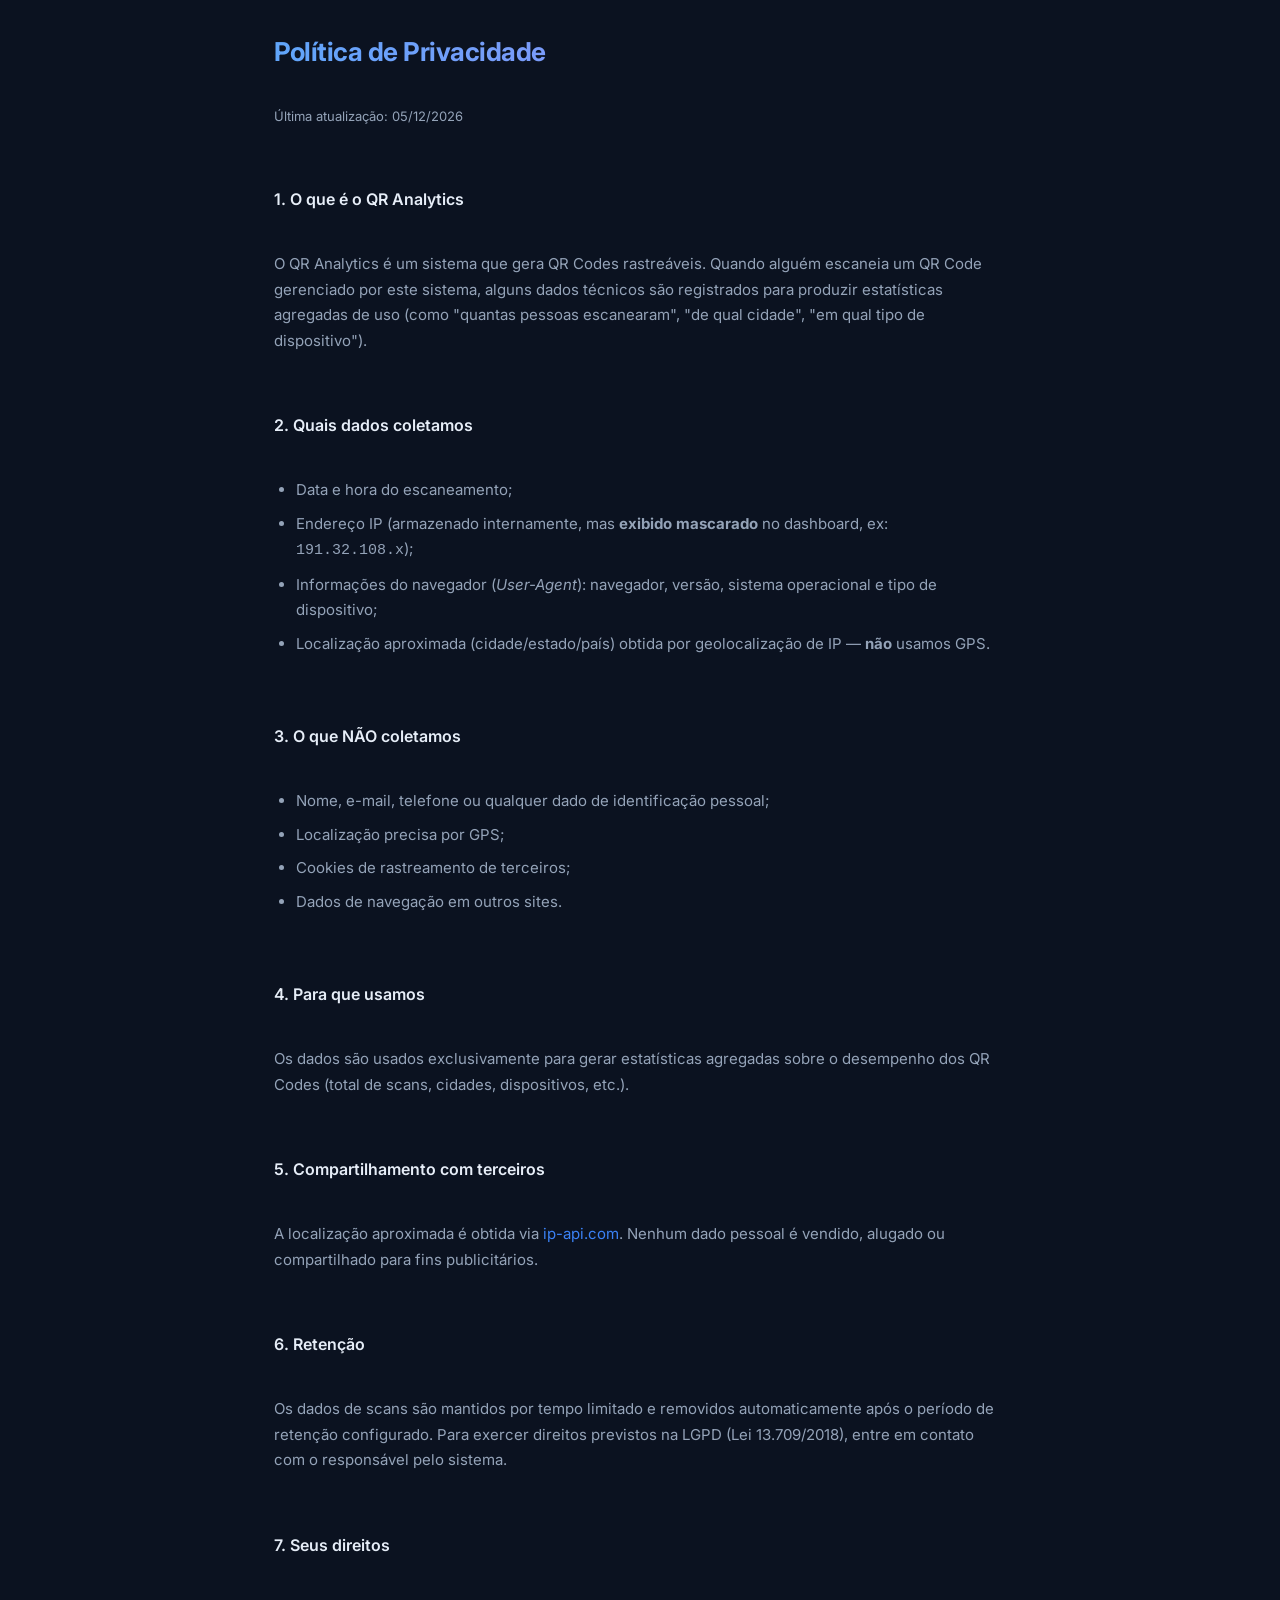
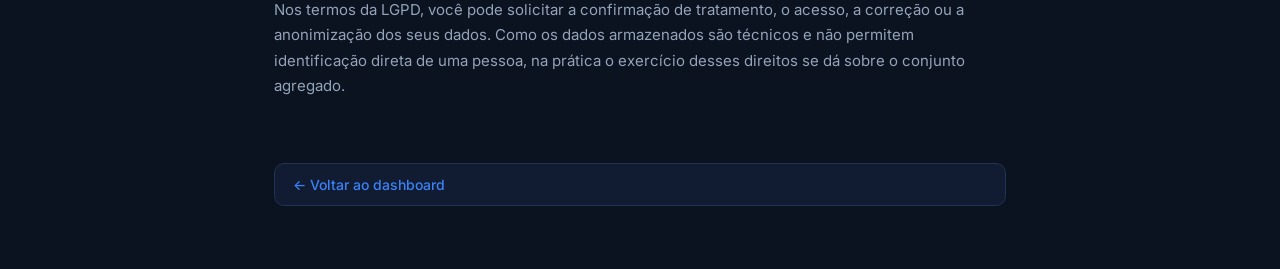
<file: dashboard/privacy.html>
<!DOCTYPE html>
<html lang="pt-BR">
<head>
    <meta charset="UTF-8">
    <meta name="viewport" content="width=device-width, initial-scale=1.0">
    <title>Política de Privacidade — QR Analytics</title>
    <link href="https://fonts.googleapis.com/css2?family=Inter:wght@400;500;600;700&display=swap" rel="stylesheet">
    <link rel="stylesheet" href="style.css">
    <style>
        .privacy { max-width: 780px; margin: 0 auto; }
        .privacy h1 { margin-bottom: 8px; }
        .privacy h2 { margin-top: 28px; text-transform: none; letter-spacing: 0; font-size: 16px; color: var(--text); }
        .privacy p, .privacy li { color: var(--text-muted); line-height: 1.7; margin-bottom: 8px; }
        .privacy ul { padding-left: 22px; margin-bottom: 8px; }
        .privacy a { color: var(--accent); text-decoration: none; }
        .privacy a:hover { text-decoration: underline; }
        .privacy .back { margin-top: 32px; display: inline-block; }
    </style>
</head>
<body>
    <div class="container privacy">
        <h1>Política de Privacidade</h1>
        <p class="subtitle">Última atualização: <span id="date"></span></p>

        <h2>1. O que é o QR Analytics</h2>
        <p>
            O QR Analytics é um sistema que gera QR Codes rastreáveis. Quando alguém escaneia um QR Code
            gerenciado por este sistema, alguns dados técnicos são registrados para produzir estatísticas
            agregadas de uso (como "quantas pessoas escanearam", "de qual cidade", "em qual tipo de dispositivo").
        </p>

        <h2>2. Quais dados coletamos</h2>
        <ul>
            <li>Data e hora do escaneamento;</li>
            <li>Endereço IP (armazenado internamente, mas <strong>exibido mascarado</strong> no dashboard, ex: <code>191.32.108.x</code>);</li>
            <li>Informações do navegador (<em>User-Agent</em>): navegador, versão, sistema operacional e tipo de dispositivo;</li>
            <li>Localização aproximada (cidade/estado/país) obtida por geolocalização de IP — <strong>não</strong> usamos GPS.</li>
        </ul>

        <h2>3. O que NÃO coletamos</h2>
        <ul>
            <li>Nome, e-mail, telefone ou qualquer dado de identificação pessoal;</li>
            <li>Localização precisa por GPS;</li>
            <li>Cookies de rastreamento de terceiros;</li>
            <li>Dados de navegação em outros sites.</li>
        </ul>

        <h2>4. Para que usamos</h2>
        <p>
            Os dados são usados exclusivamente para gerar estatísticas agregadas sobre o desempenho
            dos QR Codes (total de scans, cidades, dispositivos, etc.).
        </p>

        <h2>5. Compartilhamento com terceiros</h2>
        <p>
            A localização aproximada é obtida via <a href="https://ip-api.com" target="_blank" rel="noopener">ip-api.com</a>.
            Nenhum dado pessoal é vendido, alugado ou compartilhado para fins publicitários.
        </p>

        <h2>6. Retenção</h2>
        <p>
            Os dados de scans são mantidos por tempo limitado e removidos automaticamente após o período
            de retenção configurado. Para exercer direitos previstos na LGPD (Lei 13.709/2018), entre em
            contato com o responsável pelo sistema.
        </p>

        <h2>7. Seus direitos</h2>
        <p>
            Nos termos da LGPD, você pode solicitar a confirmação de tratamento, o acesso, a correção ou
            a anonimização dos seus dados. Como os dados armazenados são técnicos e não permitem
            identificação direta de uma pessoa, na prática o exercício desses direitos se dá sobre o conjunto
            agregado.
        </p>

        <a class="back btn-secondary" href="index.html">← Voltar ao dashboard</a>
    </div>

    <script>
        document.getElementById('date').textContent = new Date().toLocaleDateString('pt-BR');
    </script>
</body>
</html>
</file>
<file: dashboard/style.css>
/* ------------------------------------------------------------------ */
/* Reset básico + variáveis                                            */
/* ------------------------------------------------------------------ */

:root {
    --bg:          #0b1220;
    --bg-elev:     #111c33;
    --card:        #16233f;
    --card-hover:  #1c2b4d;
    --border:      #233355;
    --text:        #e6edf7;
    --text-muted:  #94a3b8;
    --accent:      #3b82f6;
    --accent-2:    #8b5cf6;
    --green:       #10b981;
    --yellow:      #f59e0b;
    --red:         #ef4444;
    --radius:      14px;
    --shadow:      0 4px 24px rgba(0, 0, 0, 0.35);
}

* {
    box-sizing: border-box;
    margin: 0;
    padding: 0;
}

html, body {
    background: var(--bg);
    color: var(--text);
    font-family: 'Inter', system-ui, -apple-system, sans-serif;
    font-size: 15px;
    line-height: 1.5;
    min-height: 100vh;
}

/* ------------------------------------------------------------------ */
/* Layout                                                              */
/* ------------------------------------------------------------------ */

.container {
    max-width: 1280px;
    margin: 0 auto;
    padding: 32px 24px 64px;
    display: flex;
    flex-direction: column;
    gap: 24px;
}

.header {
    display: flex;
    justify-content: space-between;
    align-items: flex-end;
    gap: 16px;
    padding-bottom: 8px;
}

h1 {
    font-size: 26px;
    font-weight: 700;
    letter-spacing: -0.5px;
    background: linear-gradient(90deg, #60a5fa, #a78bfa);
    -webkit-background-clip: text;
    -webkit-text-fill-color: transparent;
    background-clip: text;
}

.subtitle {
    color: var(--text-muted);
    font-size: 13px;
    margin-top: 2px;
}

h2 {
    font-size: 15px;
    font-weight: 600;
    color: var(--text-muted);
    text-transform: uppercase;
    letter-spacing: 0.5px;
    margin-bottom: 16px;
}

/* ------------------------------------------------------------------ */
/* Header com dois botões                                              */
/* ------------------------------------------------------------------ */

.header-actions {
    display: flex;
    gap: 10px;
    align-items: center;
}

.btn-primary {
    display: inline-flex;
    align-items: center;
    gap: 8px;
    padding: 10px 18px;
    background: linear-gradient(135deg, var(--accent), var(--accent-2));
    border: none;
    border-radius: 10px;
    color: #fff;
    font-size: 14px;
    font-weight: 600;
    font-family: inherit;
    cursor: pointer;
    text-decoration: none;
    transition: filter 0.15s, transform 0.1s;
}

.btn-primary:hover { filter: brightness(1.1); }
.btn-primary:active { transform: scale(0.98); }

.btn-secondary {
    padding: 10px 18px;
    background: var(--bg-elev);
    border: 1px solid var(--border);
    color: var(--text);
    border-radius: 10px;
    font-size: 14px;
    font-weight: 500;
    font-family: inherit;
    cursor: pointer;
    transition: background 0.15s, border-color 0.15s;
}

.btn-secondary:hover {
    background: var(--card-hover);
    border-color: var(--accent);
}

.btn-refresh {
    display: inline-flex;
    align-items: center;
    gap: 8px;
    padding: 10px 18px;
    background: var(--card);
    border: 1px solid var(--border);
    color: var(--text);
    border-radius: 10px;
    font-size: 14px;
    font-weight: 500;
    font-family: inherit;
    cursor: pointer;
    transition: background 0.15s, border-color 0.15s, transform 0.1s;
}

.btn-refresh:hover {
    background: var(--card-hover);
    border-color: var(--accent);
}

.btn-refresh:active {
    transform: scale(0.98);
}

.btn-refresh .dot {
    width: 8px;
    height: 8px;
    border-radius: 50%;
    background: var(--green);
    box-shadow: 0 0 0 0 rgba(16, 185, 129, 0.7);
    animation: pulse 2s infinite;
}

@keyframes pulse {
    0%   { box-shadow: 0 0 0 0 rgba(16, 185, 129, 0.7); }
    70%  { box-shadow: 0 0 0 8px rgba(16, 185, 129, 0); }
    100% { box-shadow: 0 0 0 0 rgba(16, 185, 129, 0); }
}

/* ------------------------------------------------------------------ */
/* KPIs                                                                */
/* ------------------------------------------------------------------ */

.kpis {
    display: grid;
    grid-template-columns: repeat(4, 1fr);
    gap: 16px;
}

.kpi-card {
    background: var(--card);
    border: 1px solid var(--border);
    border-radius: var(--radius);
    padding: 20px 22px;
    display: flex;
    flex-direction: column;
    gap: 6px;
    transition: border-color 0.15s, transform 0.15s;
}

.kpi-card:hover {
    border-color: var(--accent);
    transform: translateY(-2px);
}

.kpi-label {
    color: var(--text-muted);
    font-size: 12px;
    font-weight: 500;
    text-transform: uppercase;
    letter-spacing: 0.6px;
}

.kpi-value {
    font-size: 30px;
    font-weight: 700;
    letter-spacing: -1px;
}

/* ------------------------------------------------------------------ */
/* Cards                                                               */
/* ------------------------------------------------------------------ */

.card {
    background: var(--card);
    border: 1px solid var(--border);
    border-radius: var(--radius);
    padding: 22px 24px;
    box-shadow: var(--shadow);
}

.grid-2 {
    display: grid;
    grid-template-columns: 1fr 1fr;
    gap: 20px;
}

.chart-container {
    position: relative;
    width: 100%;
    height: 260px;
}

.chart-large {
    height: 320px;
}

/* ------------------------------------------------------------------ */
/* Lista (cidades)                                                     */
/* ------------------------------------------------------------------ */

.list {
    list-style: none;
    display: flex;
    flex-direction: column;
    gap: 10px;
}

.list li {
    display: flex;
    justify-content: space-between;
    align-items: center;
    padding: 10px 14px;
    background: var(--bg-elev);
    border-radius: 10px;
    border: 1px solid transparent;
    transition: border-color 0.15s;
}

.list li:hover {
    border-color: var(--border);
}

.list .city-name {
    display: flex;
    flex-direction: column;
    gap: 2px;
}

.list .city-name strong {
    font-size: 14px;
    font-weight: 600;
}

.list .city-name small {
    font-size: 11px;
    color: var(--text-muted);
    text-transform: uppercase;
    letter-spacing: 0.5px;
}

.list .city-count {
    font-weight: 600;
    font-size: 15px;
    color: var(--accent);
}

/* ------------------------------------------------------------------ */
/* Tabela                                                              */
/* ------------------------------------------------------------------ */

.table {
    width: 100%;
    border-collapse: collapse;
    font-size: 14px;
}

.table thead th {
    text-align: left;
    color: var(--text-muted);
    font-size: 11px;
    font-weight: 600;
    text-transform: uppercase;
    letter-spacing: 0.6px;
    padding: 8px 12px;
    border-bottom: 1px solid var(--border);
}

.table tbody td {
    padding: 12px;
    border-bottom: 1px solid var(--border);
}

.table tbody tr:last-child td {
    border-bottom: none;
}

.table tbody tr:hover {
    background: var(--bg-elev);
}

.table .right {
    text-align: right;
}

.table .mono {
    font-family: 'JetBrains Mono', ui-monospace, Menlo, monospace;
    font-size: 13px;
    color: var(--accent);
}

.table .dest {
    color: var(--text-muted);
    max-width: 400px;
    overflow: hidden;
    text-overflow: ellipsis;
    white-space: nowrap;
}

.table .scans-count {
    font-weight: 600;
    font-size: 15px;
}

.table .qr-name {
    font-size: 13px;
    color: var(--text);
}

.table .qr-name.muted {
    color: var(--text-muted);
    font-style: italic;
}

/* ------------------------------------------------------------------ */
/* Ações da tabela                                                     */
/* ------------------------------------------------------------------ */

.actions-cell {
    display: flex;
    gap: 6px;
    justify-content: flex-end;
}

.icon-btn {
    width: 30px;
    height: 30px;
    display: inline-flex;
    align-items: center;
    justify-content: center;
    background: var(--bg-elev);
    border: 1px solid var(--border);
    border-radius: 8px;
    cursor: pointer;
    color: var(--text-muted);
    font-size: 14px;
    transition: background 0.15s, color 0.15s, border-color 0.15s;
    padding: 0;
    font-family: inherit;
}

.icon-btn:hover {
    color: var(--text);
    border-color: var(--accent);
    background: var(--card-hover);
}

.icon-btn.danger:hover {
    color: var(--red);
    border-color: var(--red);
    background: rgba(239, 68, 68, 0.1);
}

/* ------------------------------------------------------------------ */
/* Estados                                                             */
/* ------------------------------------------------------------------ */

.empty {
    color: var(--text-muted);
    text-align: center;
    padding: 24px !important;
    font-size: 13px;
}

.error-banner {
    padding: 12px 16px;
    background: rgba(239, 68, 68, 0.12);
    border: 1px solid var(--red);
    border-radius: 10px;
    color: #fca5a5;
    font-size: 13px;
}

/* ------------------------------------------------------------------ */
/* Modal                                                               */
/* ------------------------------------------------------------------ */

.modal {
    border: 1px solid var(--border);
    background: var(--card);
    color: var(--text);
    border-radius: var(--radius);
    padding: 24px;
    min-width: 380px;
    max-width: 90vw;
    box-shadow: var(--shadow);
    font-family: inherit;
}

.modal-wide {
    min-width: 620px;
}

.modal::backdrop {
    background: rgba(0, 0, 0, 0.7);
    backdrop-filter: blur(4px);
}

.modal h3 {
    font-size: 18px;
    font-weight: 600;
    margin-bottom: 18px;
    color: var(--text);
    text-transform: none;
    letter-spacing: 0;
}

.modal h4 {
    font-size: 13px;
    color: var(--text-muted);
    text-transform: uppercase;
    letter-spacing: 0.5px;
    margin-bottom: 10px;
    font-weight: 600;
}

.field {
    display: flex;
    flex-direction: column;
    gap: 6px;
    margin-bottom: 14px;
}

.field span {
    font-size: 12px;
    color: var(--text-muted);
    font-weight: 500;
    text-transform: uppercase;
    letter-spacing: 0.5px;
}

.field span small {
    text-transform: none;
    font-weight: 400;
    opacity: 0.7;
    letter-spacing: 0;
}

.field input {
    padding: 10px 12px;
    background: var(--bg-elev);
    border: 1px solid var(--border);
    border-radius: 8px;
    color: var(--text);
    font-size: 14px;
    font-family: inherit;
    transition: border-color 0.15s;
}

.field input:focus {
    outline: none;
    border-color: var(--accent);
}

.form-error {
    color: #fca5a5;
    font-size: 13px;
    padding: 8px 12px;
    background: rgba(239, 68, 68, 0.1);
    border: 1px solid var(--red);
    border-radius: 8px;
    margin-bottom: 12px;
}

.modal-actions {
    display: flex;
    gap: 10px;
    justify-content: flex-end;
    margin-top: 18px;
}

/* Preview do QR */
.preview-body {
    display: flex;
    flex-direction: column;
    align-items: center;
    gap: 10px;
    padding: 8px 0;
}

.preview-body img {
    width: 240px;
    height: 240px;
    background: #fff;
    padding: 10px;
    border-radius: 12px;
    image-rendering: pixelated;
}

.preview-id {
    font-size: 13px;
    color: var(--accent);
}

.preview-url {
    font-size: 12px;
    color: var(--text-muted);
    word-break: break-all;
    text-align: center;
    max-width: 100%;
}

/* Analytics individual */
.analytics-kpis {
    display: grid;
    grid-template-columns: 1fr 1fr;
    gap: 12px;
    margin-bottom: 18px;
}

.analytics-kpi {
    background: var(--bg-elev);
    border-radius: 10px;
    padding: 14px 16px;
    display: flex;
    flex-direction: column;
    gap: 4px;
}

.analytics-value {
    font-size: 24px;
    font-weight: 700;
    letter-spacing: -0.5px;
}

.analytics-cols {
    display: grid;
    grid-template-columns: 1fr 1fr;
    gap: 20px;
}

/* ------------------------------------------------------------------ */
/* Footer                                                              */
/* ------------------------------------------------------------------ */

.footer {
    text-align: center;
    color: var(--text-muted);
    font-size: 12px;
    padding-top: 8px;
}

/* ------------------------------------------------------------------ */
/* Responsivo                                                          */
/* ------------------------------------------------------------------ */

@media (max-width: 900px) {
    .kpis {
        grid-template-columns: repeat(2, 1fr);
    }
    .grid-2 {
        grid-template-columns: 1fr;
    }
}

@media (max-width: 700px) {
    .modal-wide { min-width: auto; }
    .analytics-cols { grid-template-columns: 1fr; }

    /* ------------------------------------------------------------------ */
    /* Tabela de QR Codes vira cards no mobile                              */
    /* ------------------------------------------------------------------ */

    #table-qr {
        display: block;
    }

    /* Esconde o cabeçalho da tabela */
    #table-qr thead {
        display: none;
    }

    #table-qr tbody {
        display: block;
    }

    /* Cada linha vira um card */
    #table-qr tbody tr {
        display: block;
        background: var(--bg-elev);
        border: 1px solid var(--border);
        border-radius: 12px;
        padding: 14px 16px;
        margin-bottom: 12px;
        transition: border-color 0.15s;
    }

    #table-qr tbody tr:hover {
        background: var(--bg-elev);
        border-color: var(--accent);
    }

    /* Cada célula vira um bloco com rótulo */
    #table-qr tbody td {
        display: block;
        padding: 6px 0;
        border: none;
        text-align: left !important;
    }

    /* Rótulo de cada campo */
    #table-qr tbody td::before {
        display: block;
        font-size: 10px;
        color: var(--text-muted);
        text-transform: uppercase;
        letter-spacing: 0.6px;
        font-weight: 600;
        margin-bottom: 2px;
    }

    #table-qr tbody td:nth-child(1)::before { content: "QR ID"; }
    #table-qr tbody td:nth-child(2)::before { content: "Nome"; }
    #table-qr tbody td:nth-child(3)::before { content: "Destino"; }
    #table-qr tbody td:nth-child(4)::before { content: "Scans"; }

    /* Coluna de ações: vira uma faixa na base do card */
    #table-qr tbody td:last-child {
        margin-top: 10px;
        padding-top: 12px;
        border-top: 1px solid var(--border);
    }

    #table-qr tbody td:last-child::before {
        content: "";
        display: none;
    }

    #table-qr .actions-cell {
        justify-content: flex-start;
        gap: 10px;
    }

    #table-qr .icon-btn {
        width: 38px;
        height: 38px;
        font-size: 16px;
    }

    /* Destino: quebra em várias linhas no mobile (não corta) */
    #table-qr .dest {
        max-width: 100%;
        white-space: normal;
        word-break: break-all;
        line-height: 1.4;
    }

    /* QR ID: um pouco maior no mobile */
    #table-qr .mono {
        font-size: 14px;
    }

    /* Scans: destaque */
    #table-qr .scans-count {
        font-size: 17px;
        color: var(--accent);
    }

    /* Estado vazio também precisa de ajuste */
    #table-qr tbody td.empty {
        padding: 24px 8px !important;
        text-align: center !important;
    }
    #table-qr tbody td.empty::before {
        content: "";
        display: none;
    }
}

@media (max-width: 520px) {
    .container {
        padding: 20px 14px 48px;
    }
    .kpis {
        grid-template-columns: 1fr;
    }
    h1 {
        font-size: 22px;
    }
}

/* ------------------------------------------------------------------ */
/* FASE 11: KPI subtexto + hint do card                                 */
/* ------------------------------------------------------------------ */

.kpi-sub {
    font-size: 11px;
    color: var(--text-muted);
    margin-top: 2px;
    letter-spacing: 0.2px;
    min-height: 14px;
}

.card-header {
    display: flex;
    justify-content: space-between;
    align-items: flex-start;
    gap: 16px;
    margin-bottom: 12px;
    flex-wrap: wrap;
}

.card-header h2 {
    margin-bottom: 0;
}

.card-hint {
    font-size: 12px;
    color: var(--text-muted);
    max-width: 520px;
    line-height: 1.4;
}

.hint-warn {
    color: var(--yellow);
    font-style: italic;
}

/* ------------------------------------------------------------------ */
/* Footer com link de privacidade                                      */
/* ------------------------------------------------------------------ */

.footer {
    display: flex;
    justify-content: center;
    align-items: center;
    gap: 10px;
    flex-wrap: wrap;
}

.footer-sep {
    color: var(--border);
}

.footer-link {
    color: var(--text-muted);
    text-decoration: none;
    transition: color 0.15s;
}

.footer-link:hover {
    color: var(--accent);
    text-decoration: underline;
}
</file>
